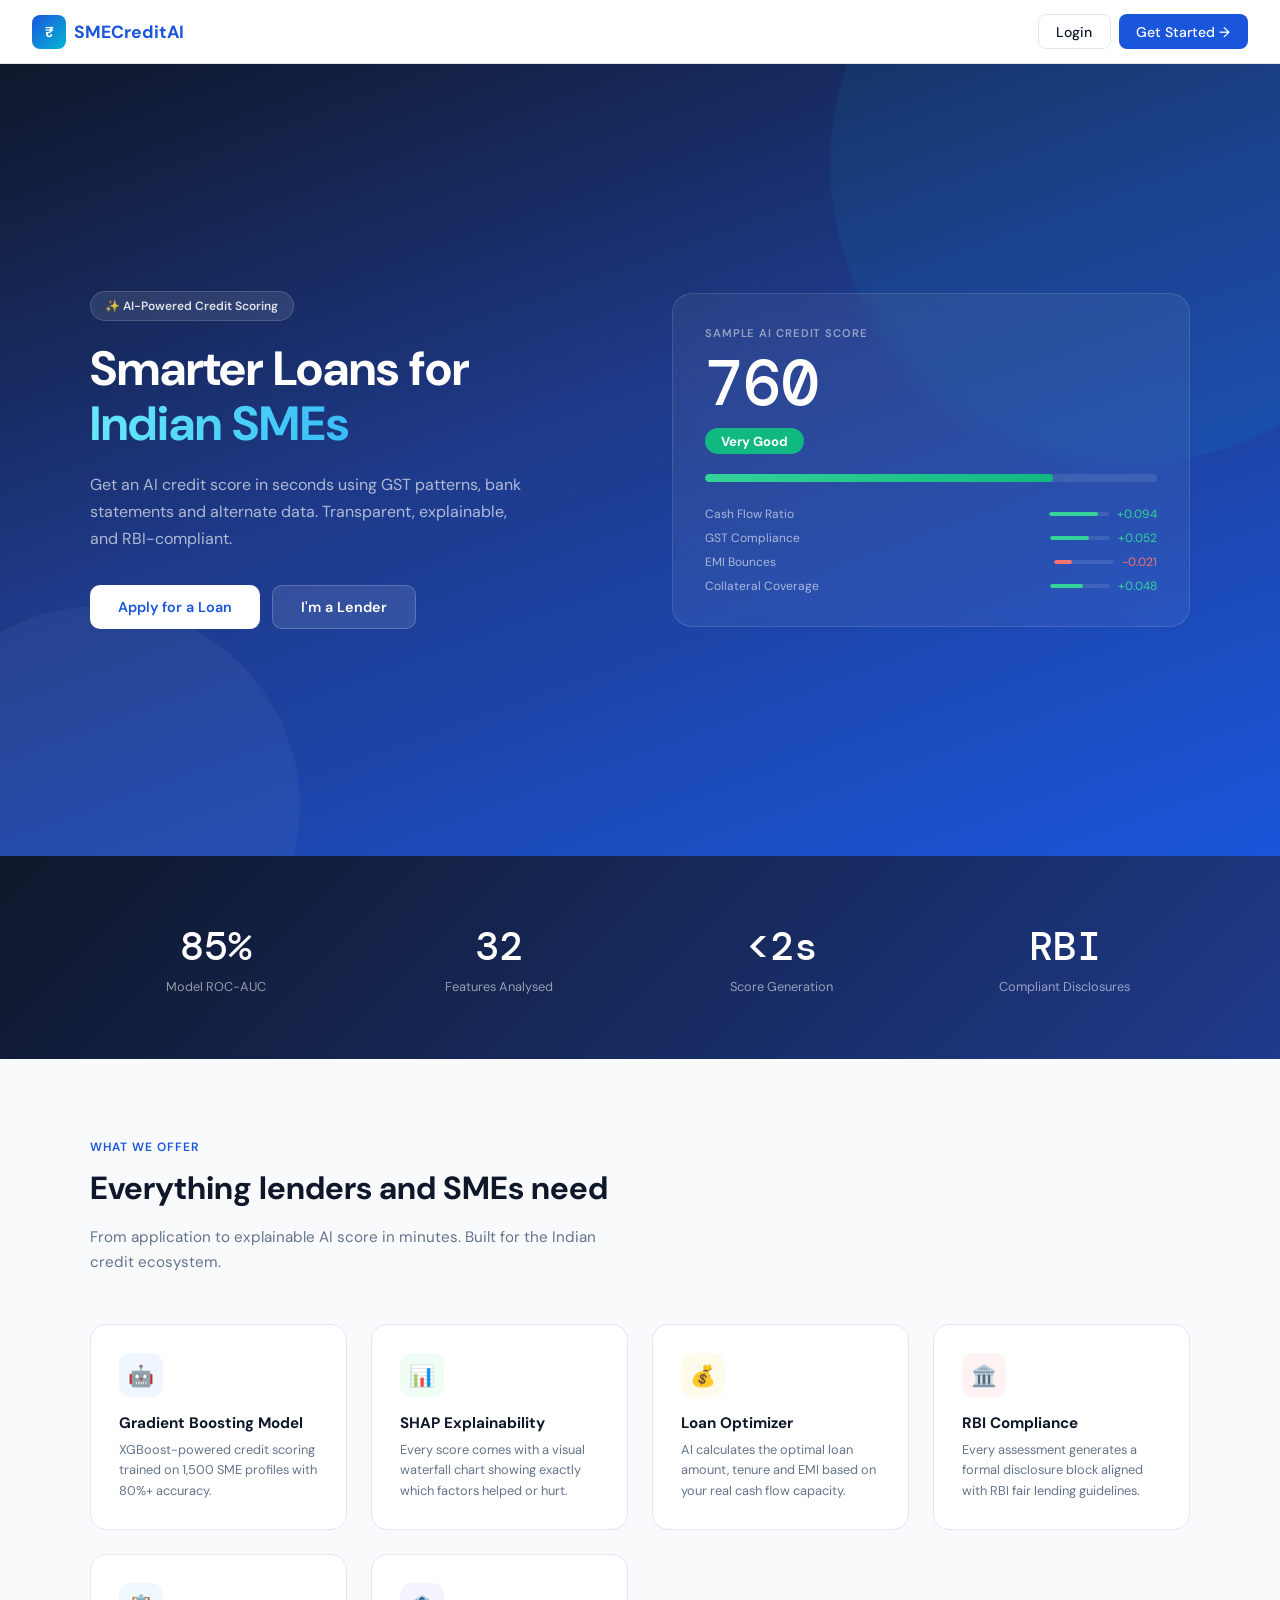
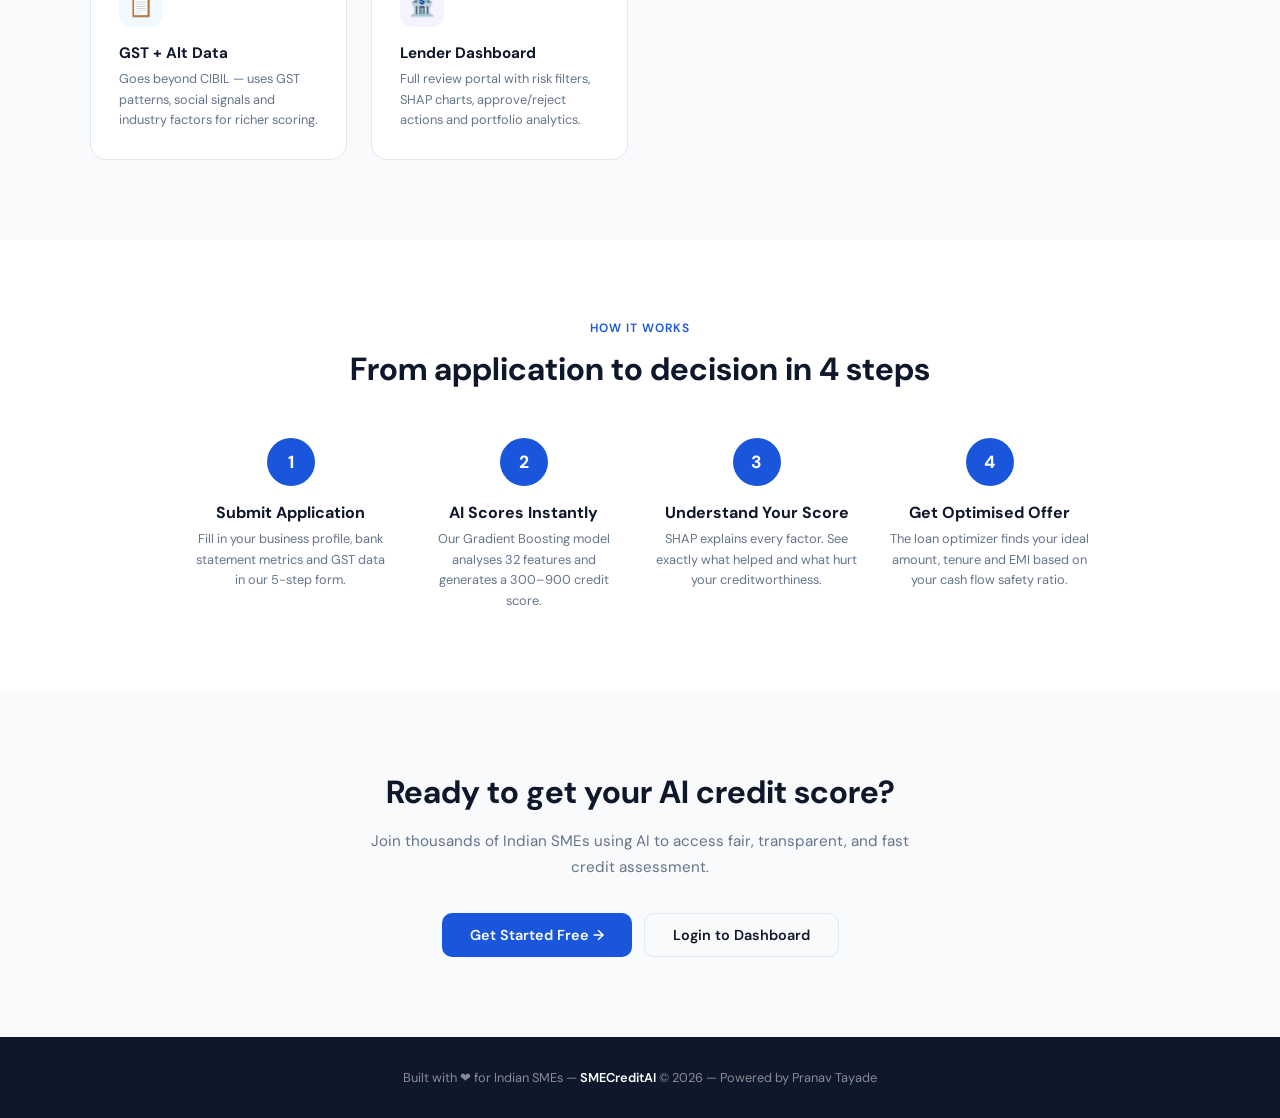
<file: frontend/pages/index.html>
<!DOCTYPE html>
<html lang="en">
<head>
  <!-- Google tag (gtag.js) -->
<script async src="https://www.googletagmanager.com/gtag/js?id=G-TPFFQGDGD2"></script>
<script>
  window.dataLayer = window.dataLayer || [];
  function gtag(){dataLayer.push(arguments);}
  gtag('js', new Date());

  gtag('config', 'G-TPFFQGDGD2');
</script>
  <meta charset="UTF-8"/>
  <meta name="viewport" content="width=device-width, initial-scale=1.0"/>
  <title>SMECreditAI — AI-Powered Loan Scoring</title>
  <link href="https://fonts.googleapis.com/css2?family=DM+Sans:wght@400;500;600;700&family=DM+Mono:wght@500&display=swap" rel="stylesheet"/>
  <style>
    *, *::before, *::after { box-sizing:border-box; margin:0; padding:0; }
    :root { --primary:#1a56db; --primary-dark:#1e40af; --accent:#06b6d4; --bg:#f8fafc; --surface:#fff; --text:#0f172a; --muted:#64748b; --border:#e2e8f0; --green:#10b981; }
    body { font-family:'DM Sans',sans-serif; background:var(--bg); color:var(--text); }

    /* NAV */
    nav { background:rgba(255,255,255,0.92); backdrop-filter:blur(12px); border-bottom:1px solid var(--border); padding:0 2rem; height:64px; display:flex; align-items:center; justify-content:space-between; position:sticky; top:0; z-index:100; }
    .logo { font-weight:700; font-size:1.1rem; color:var(--primary); text-decoration:none; display:flex; align-items:center; gap:8px; }
    .logo-icon { width:34px; height:34px; background:linear-gradient(135deg,#1a56db,#06b6d4); border-radius:8px; display:flex; align-items:center; justify-content:center; color:white; font-size:0.9rem; font-weight:700; }
    .nav-links { display:flex; gap:0.5rem; }
    .btn { padding:0.45rem 1.1rem; border-radius:8px; font-size:0.875rem; font-weight:500; cursor:pointer; border:none; transition:all 0.2s; text-decoration:none; display:inline-flex; align-items:center; gap:6px; font-family:'DM Sans',sans-serif; }
    .btn-outline { background:transparent; border:1.5px solid var(--border); color:var(--text); }
    .btn-outline:hover { border-color:var(--primary); color:var(--primary); }
    .btn-primary { background:var(--primary); color:white; }
    .btn-primary:hover { background:var(--primary-dark); transform:translateY(-1px); box-shadow:0 4px 14px rgba(26,86,219,0.35); }

    /* HERO */
    .hero { background:linear-gradient(160deg, #0f172a 0%, #1e3a8a 45%, #1a56db 100%); min-height:88vh; display:flex; align-items:center; padding:4rem 2rem; position:relative; overflow:hidden; }
    .hero::before { content:''; position:absolute; width:600px; height:600px; border-radius:50%; background:rgba(6,182,212,0.08); top:-200px; right:-150px; }
    .hero::after  { content:''; position:absolute; width:400px; height:400px; border-radius:50%; background:rgba(255,255,255,0.04); bottom:-150px; left:-100px; }
    .hero-inner { max-width:1100px; margin:0 auto; width:100%; display:grid; grid-template-columns:1fr 1fr; gap:4rem; align-items:center; position:relative; z-index:1; }
    .hero-eyebrow { display:inline-flex; align-items:center; gap:0.5rem; background:rgba(255,255,255,0.1); border:1px solid rgba(255,255,255,0.15); padding:0.35rem 0.9rem; border-radius:100px; font-size:0.75rem; font-weight:600; color:rgba(255,255,255,0.85); margin-bottom:1.25rem; }
    .hero h1 { font-size:3rem; font-weight:700; color:white; line-height:1.15; margin-bottom:1.25rem; }
    .hero h1 span { background:linear-gradient(90deg,#67e8f9,#38bdf8); -webkit-background-clip:text; -webkit-text-fill-color:transparent; background-clip:text; }
    .hero p { font-size:1rem; color:rgba(255,255,255,0.65); line-height:1.7; margin-bottom:2rem; max-width:440px; }
    .hero-actions { display:flex; gap:0.75rem; flex-wrap:wrap; }
    .btn-hero { padding:0.75rem 1.75rem; font-size:0.9rem; font-weight:600; border-radius:10px; }
    .btn-hero-primary { background:white; color:var(--primary); }
    .btn-hero-primary:hover { background:#f0f9ff; transform:translateY(-2px); box-shadow:0 8px 24px rgba(0,0,0,0.2); }
    .btn-hero-ghost { background:rgba(255,255,255,0.1); color:white; border:1px solid rgba(255,255,255,0.2); }
    .btn-hero-ghost:hover { background:rgba(255,255,255,0.18); }

    /* SCORE PREVIEW CARD */
    .hero-card { background:rgba(255,255,255,0.06); border:1px solid rgba(255,255,255,0.12); border-radius:20px; padding:2rem; backdrop-filter:blur(10px); }
    .hc-label { font-size:0.7rem; font-weight:600; text-transform:uppercase; letter-spacing:0.08em; color:rgba(255,255,255,0.5); margin-bottom:0.75rem; }
    .hc-score { font-family:'DM Mono',monospace; font-size:4rem; font-weight:500; color:white; line-height:1; }
    .hc-band  { display:inline-block; background:#10b981; color:white; padding:0.3rem 1rem; border-radius:100px; font-size:0.82rem; font-weight:700; margin:0.75rem 0 1.25rem; }
    .hc-bar-track { height:8px; background:rgba(255,255,255,0.1); border-radius:4px; overflow:hidden; margin-bottom:1.5rem; }
    .hc-bar-fill  { height:100%; width:0%; background:linear-gradient(90deg,#34d399,#10b981); border-radius:4px; transition:width 1.5s ease; }
    .hc-factors { display:flex; flex-direction:column; gap:0.5rem; }
    .hc-factor { display:flex; justify-content:space-between; font-size:0.75rem; color:rgba(255,255,255,0.6); }
    .hc-factor-bar { display:flex; align-items:center; gap:0.5rem; }
    .hc-mini-bar { width:60px; height:4px; background:rgba(255,255,255,0.1); border-radius:2px; overflow:hidden; }
    .hc-mini-fill { height:100%; border-radius:2px; }
    .positive { background:#34d399; }
    .negative { background:#f87171; }

    /* FEATURES */
    .features { padding:5rem 2rem; background:var(--bg); }
    .features-inner { max-width:1100px; margin:0 auto; }
    .section-eyebrow { font-size:0.75rem; font-weight:600; text-transform:uppercase; letter-spacing:0.08em; color:var(--primary); margin-bottom:0.75rem; }
    .section-title { font-size:2rem; font-weight:700; margin-bottom:1rem; }
    .section-sub { color:var(--muted); font-size:0.95rem; line-height:1.7; max-width:520px; margin-bottom:3rem; }
    .features-grid { display:grid; grid-template-columns:repeat(auto-fit,minmax(240px,1fr)); gap:1.5rem; }
    .feat-card { background:var(--surface); border:1px solid var(--border); border-radius:16px; padding:1.75rem; transition:all 0.2s; }
    .feat-card:hover { box-shadow:0 8px 30px rgba(0,0,0,0.08); transform:translateY(-3px); }
    .feat-icon { width:44px; height:44px; border-radius:12px; display:flex; align-items:center; justify-content:center; font-size:1.3rem; margin-bottom:1rem; }
    .feat-title { font-size:0.95rem; font-weight:700; margin-bottom:0.4rem; }
    .feat-desc  { font-size:0.8rem; color:var(--muted); line-height:1.6; }

    /* STATS */
    .stats-section { background:linear-gradient(135deg,#0f172a,#1e3a8a); padding:4rem 2rem; }
    .stats-inner { max-width:1100px; margin:0 auto; display:grid; grid-template-columns:repeat(auto-fit,minmax(180px,1fr)); gap:2rem; text-align:center; }
    .stat-item-val { font-family:'DM Mono',monospace; font-size:2.5rem; font-weight:500; color:white; }
    .stat-item-lbl { font-size:0.8rem; color:rgba(255,255,255,0.55); margin-top:0.35rem; }

    /* HOW IT WORKS */
    .how-section { padding:5rem 2rem; background:var(--surface); }
    .how-inner { max-width:900px; margin:0 auto; }
    .steps { display:grid; grid-template-columns:repeat(auto-fit,minmax(200px,1fr)); gap:2rem; margin-top:3rem; }
    .step { text-align:center; }
    .step-num { width:48px; height:48px; border-radius:50%; background:var(--primary); color:white; font-weight:700; font-size:1.1rem; display:flex; align-items:center; justify-content:center; margin:0 auto 1rem; }
    .step-title { font-weight:700; margin-bottom:0.4rem; }
    .step-desc  { font-size:0.8rem; color:var(--muted); line-height:1.6; }
    .step-connector { display:none; }

    /* CTA */
    .cta-section { padding:5rem 2rem; background:var(--bg); text-align:center; }
    .cta-inner { max-width:580px; margin:0 auto; }
    .cta-inner h2 { font-size:2rem; font-weight:700; margin-bottom:1rem; }
    .cta-inner p  { color:var(--muted); font-size:0.95rem; line-height:1.7; margin-bottom:2rem; }
    .cta-actions  { display:flex; gap:0.75rem; justify-content:center; flex-wrap:wrap; }

    /* FOOTER */
    footer { background:#0f172a; color:rgba(255,255,255,0.5); padding:2rem; text-align:center; font-size:0.8rem; }
    footer span { color:white; font-weight:600; }

    @media(max-width:768px) {
      .hero-inner { grid-template-columns:1fr; gap:2.5rem; }
      .hero h1 { font-size:2.2rem; }
      .hero-card { display:none; }
    }
  </style>
</head>
<body>

<nav>
  <a href="/" class="logo"><div class="logo-icon">&#x20B9;</div>SMECreditAI</a>
  <div class="nav-links">
    <a href="/auth/login" class="btn btn-outline">Login</a>
    <a href="/auth/register" class="btn btn-primary">Get Started &#x2192;</a>
  </div>
</nav>

<!-- HERO -->
<section class="hero">
  <div class="hero-inner">
    <div>
      <div class="hero-eyebrow">&#x2728; AI-Powered Credit Scoring</div>
      <h1>Smarter Loans for <span>Indian SMEs</span></h1>
      <p>Get an AI credit score in seconds using GST patterns, bank statements and alternate data. Transparent, explainable, and RBI-compliant.</p>
      <div class="hero-actions">
        <a href="/auth/register" class="btn btn-hero btn-hero-primary">Apply for a Loan</a>
        <a href="/auth/register" class="btn btn-hero btn-hero-ghost">I'm a Lender</a>
      </div>
    </div>

    <div class="hero-card">
      <div class="hc-label">Sample AI Credit Score</div>
      <div class="hc-score" id="heroScore">300</div>
      <div class="hc-band">Very Good</div>
      <div class="hc-bar-track"><div class="hc-bar-fill" id="heroBar"></div></div>
      <div class="hc-factors">
        <div class="hc-factor">
          <span>Cash Flow Ratio</span>
          <div class="hc-factor-bar">
            <div class="hc-mini-bar"><div class="hc-mini-fill positive" style="width:82%;"></div></div>
            <span style="color:#34d399;">+0.094</span>
          </div>
        </div>
        <div class="hc-factor">
          <span>GST Compliance</span>
          <div class="hc-factor-bar">
            <div class="hc-mini-bar"><div class="hc-mini-fill positive" style="width:65%;"></div></div>
            <span style="color:#34d399;">+0.052</span>
          </div>
        </div>
        <div class="hc-factor">
          <span>EMI Bounces</span>
          <div class="hc-factor-bar">
            <div class="hc-mini-bar"><div class="hc-mini-fill negative" style="width:30%;"></div></div>
            <span style="color:#f87171;">-0.021</span>
          </div>
        </div>
        <div class="hc-factor">
          <span>Collateral Coverage</span>
          <div class="hc-factor-bar">
            <div class="hc-mini-bar"><div class="hc-mini-fill positive" style="width:55%;"></div></div>
            <span style="color:#34d399;">+0.048</span>
          </div>
        </div>
      </div>
    </div>
  </div>
</section>

<!-- STATS -->
<section class="stats-section">
  <div class="stats-inner">
    <div><div class="stat-item-val">85%</div><div class="stat-item-lbl">Model ROC-AUC</div></div>
    <div><div class="stat-item-val">32</div><div class="stat-item-lbl">Features Analysed</div></div>
    <div><div class="stat-item-val">&lt;2s</div><div class="stat-item-lbl">Score Generation</div></div>
    <div><div class="stat-item-val">RBI</div><div class="stat-item-lbl">Compliant Disclosures</div></div>
  </div>
</section>

<!-- FEATURES -->
<section class="features">
  <div class="features-inner">
    <div class="section-eyebrow">What We Offer</div>
    <div class="section-title">Everything lenders and SMEs need</div>
    <div class="section-sub">From application to explainable AI score in minutes. Built for the Indian credit ecosystem.</div>
    <div class="features-grid">
      <div class="feat-card">
        <div class="feat-icon" style="background:#eff6ff;">&#x1F916;</div>
        <div class="feat-title">Gradient Boosting Model</div>
        <div class="feat-desc">XGBoost-powered credit scoring trained on 1,500 SME profiles with 80%+ accuracy.</div>
      </div>
      <div class="feat-card">
        <div class="feat-icon" style="background:#f0fdf4;">&#x1F4CA;</div>
        <div class="feat-title">SHAP Explainability</div>
        <div class="feat-desc">Every score comes with a visual waterfall chart showing exactly which factors helped or hurt.</div>
      </div>
      <div class="feat-card">
        <div class="feat-icon" style="background:#fffbeb;">&#x1F4B0;</div>
        <div class="feat-title">Loan Optimizer</div>
        <div class="feat-desc">AI calculates the optimal loan amount, tenure and EMI based on your real cash flow capacity.</div>
      </div>
      <div class="feat-card">
        <div class="feat-icon" style="background:#fef2f2;">&#x1F3DB;&#xFE0F;</div>
        <div class="feat-title">RBI Compliance</div>
        <div class="feat-desc">Every assessment generates a formal disclosure block aligned with RBI fair lending guidelines.</div>
      </div>
      <div class="feat-card">
        <div class="feat-icon" style="background:#f0f9ff;">&#x1F4CB;</div>
        <div class="feat-title">GST + Alt Data</div>
        <div class="feat-desc">Goes beyond CIBIL — uses GST patterns, social signals and industry factors for richer scoring.</div>
      </div>
      <div class="feat-card">
        <div class="feat-icon" style="background:#f5f3ff;">&#x1F3E6;</div>
        <div class="feat-title">Lender Dashboard</div>
        <div class="feat-desc">Full review portal with risk filters, SHAP charts, approve/reject actions and portfolio analytics.</div>
      </div>
    </div>
  </div>
</section>

<!-- HOW IT WORKS -->
<section class="how-section">
  <div class="how-inner" style="text-align:center;">
    <div class="section-eyebrow">How It Works</div>
    <div class="section-title">From application to decision in 4 steps</div>
    <div class="steps">
      <div class="step">
        <div class="step-num">1</div>
        <div class="step-title">Submit Application</div>
        <div class="step-desc">Fill in your business profile, bank statement metrics and GST data in our 5-step form.</div>
      </div>
      <div class="step">
        <div class="step-num">2</div>
        <div class="step-title">AI Scores Instantly</div>
        <div class="step-desc">Our Gradient Boosting model analyses 32 features and generates a 300–900 credit score.</div>
      </div>
      <div class="step">
        <div class="step-num">3</div>
        <div class="step-title">Understand Your Score</div>
        <div class="step-desc">SHAP explains every factor. See exactly what helped and what hurt your creditworthiness.</div>
      </div>
      <div class="step">
        <div class="step-num">4</div>
        <div class="step-title">Get Optimised Offer</div>
        <div class="step-desc">The loan optimizer finds your ideal amount, tenure and EMI based on your cash flow safety ratio.</div>
      </div>
    </div>
  </div>
</section>

<!-- CTA -->
<section class="cta-section">
  <div class="cta-inner">
    <h2>Ready to get your AI credit score?</h2>
    <p>Join thousands of Indian SMEs using AI to access fair, transparent, and fast credit assessment.</p>
    <div class="cta-actions">
      <a href="/auth/register" class="btn btn-primary btn-hero">Get Started Free &#x2192;</a>
      <a href="/auth/login" class="btn btn-outline btn-hero">Login to Dashboard</a>
    </div>
  </div>
</section>

<footer>
  Built with &#x2764; for Indian SMEs &mdash; <span>SMECreditAI</span> &copy; 2026 &mdash; Powered by Pranav Tayade
</footer>

<script>
  // Animate hero score counter
  var target = 762;
  var el = document.getElementById('heroScore');
  var bar = document.getElementById('heroBar');
  var start = null;

  setTimeout(function () {
    bar.style.width = ((target - 300) / 600 * 100) + '%';
    requestAnimationFrame(function tick(ts) {
      if (!start) start = ts;
      var p = Math.min((ts - start) / 1600, 1);
      var ease = 1 - Math.pow(1 - p, 3);
      el.textContent = Math.round(300 + ease * (target - 300));
      if (p < 1) requestAnimationFrame(tick);
      else el.textContent = target;
    });
  }, 400);
</script>

</body>
</html>
</file>
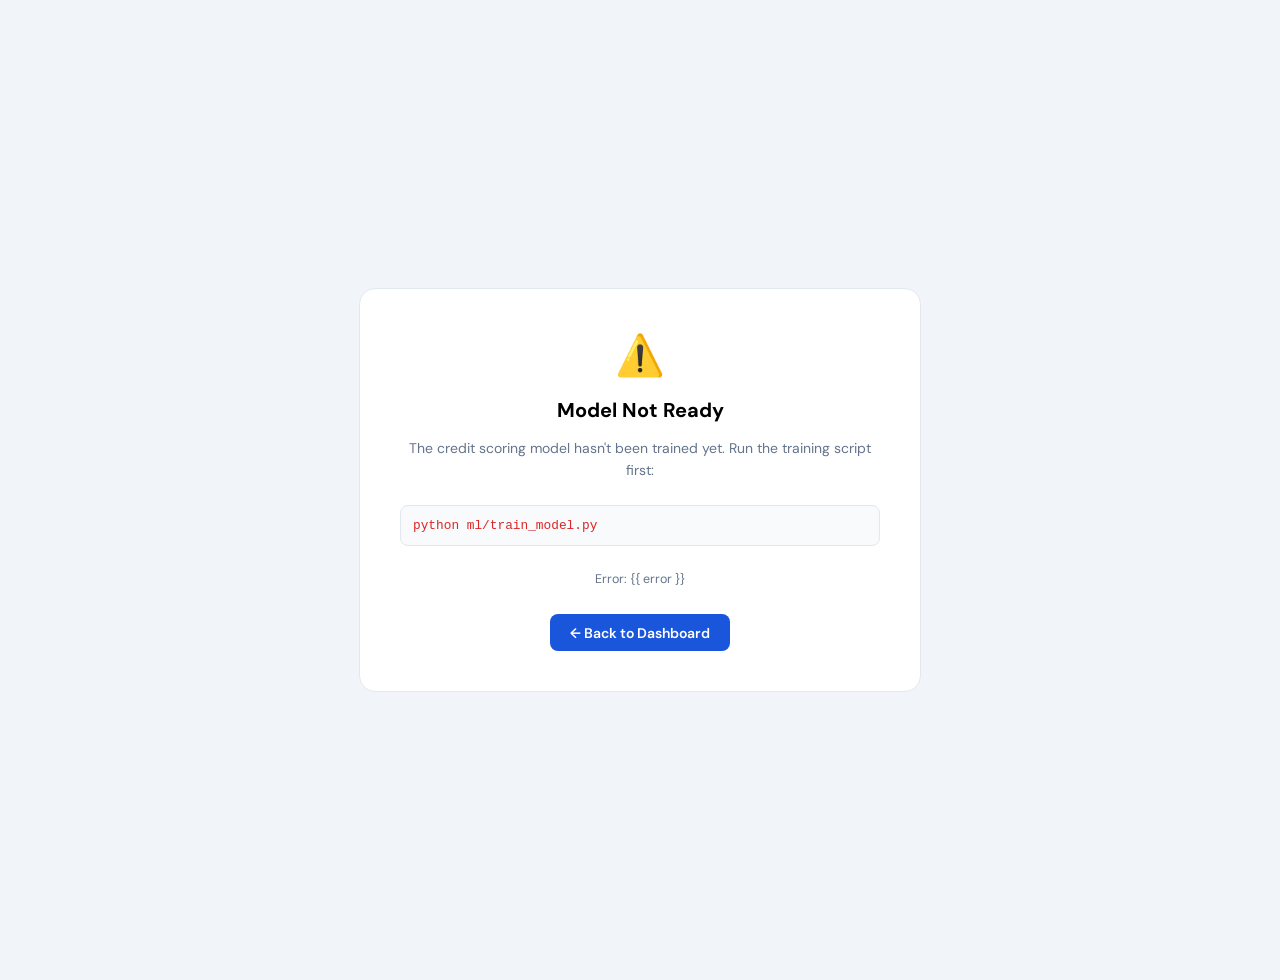
<file: frontend/pages/score_error.html>
<!DOCTYPE html>
<html lang="en">
<head>
  <meta charset="UTF-8"/>
  <title>Scoring Error | SMECreditAI</title>
  <link href="https://fonts.googleapis.com/css2?family=DM+Sans:wght@400;600;700&display=swap" rel="stylesheet"/>
  <style>
    body{font-family:'DM Sans',sans-serif;background:#f1f5f9;display:flex;align-items:center;justify-content:center;min-height:100vh;padding:2rem;}
    .card{background:#fff;border:1px solid #e2e8f0;border-radius:16px;padding:2.5rem;max-width:480px;text-align:center;}
    .icon{font-size:2.5rem;margin-bottom:1rem;}
    h1{font-size:1.25rem;margin-bottom:0.5rem;}
    p{color:#64748b;font-size:0.875rem;margin-bottom:1.5rem;line-height:1.6;}
    code{display:block;background:#f8fafc;border:1px solid #e2e8f0;border-radius:8px;padding:0.75rem;font-size:0.8rem;text-align:left;margin-bottom:1.5rem;color:#dc2626;word-break:break-all;}
    a{display:inline-block;padding:0.6rem 1.25rem;background:#1a56db;color:white;border-radius:8px;text-decoration:none;font-weight:600;font-size:0.875rem;}
  </style>
</head>
<body>
<div class="card">
  <div class="icon">⚠️</div>
  <h1>Model Not Ready</h1>
  <p>The credit scoring model hasn't been trained yet. Run the training script first:</p>
  <code>python ml/train_model.py</code>
  <p style="color:#64748b;font-size:0.78rem;">Error: {{ error }}</p>
  <a href="/dashboard">← Back to Dashboard</a>
</div>
</body>
</html>
</file>
